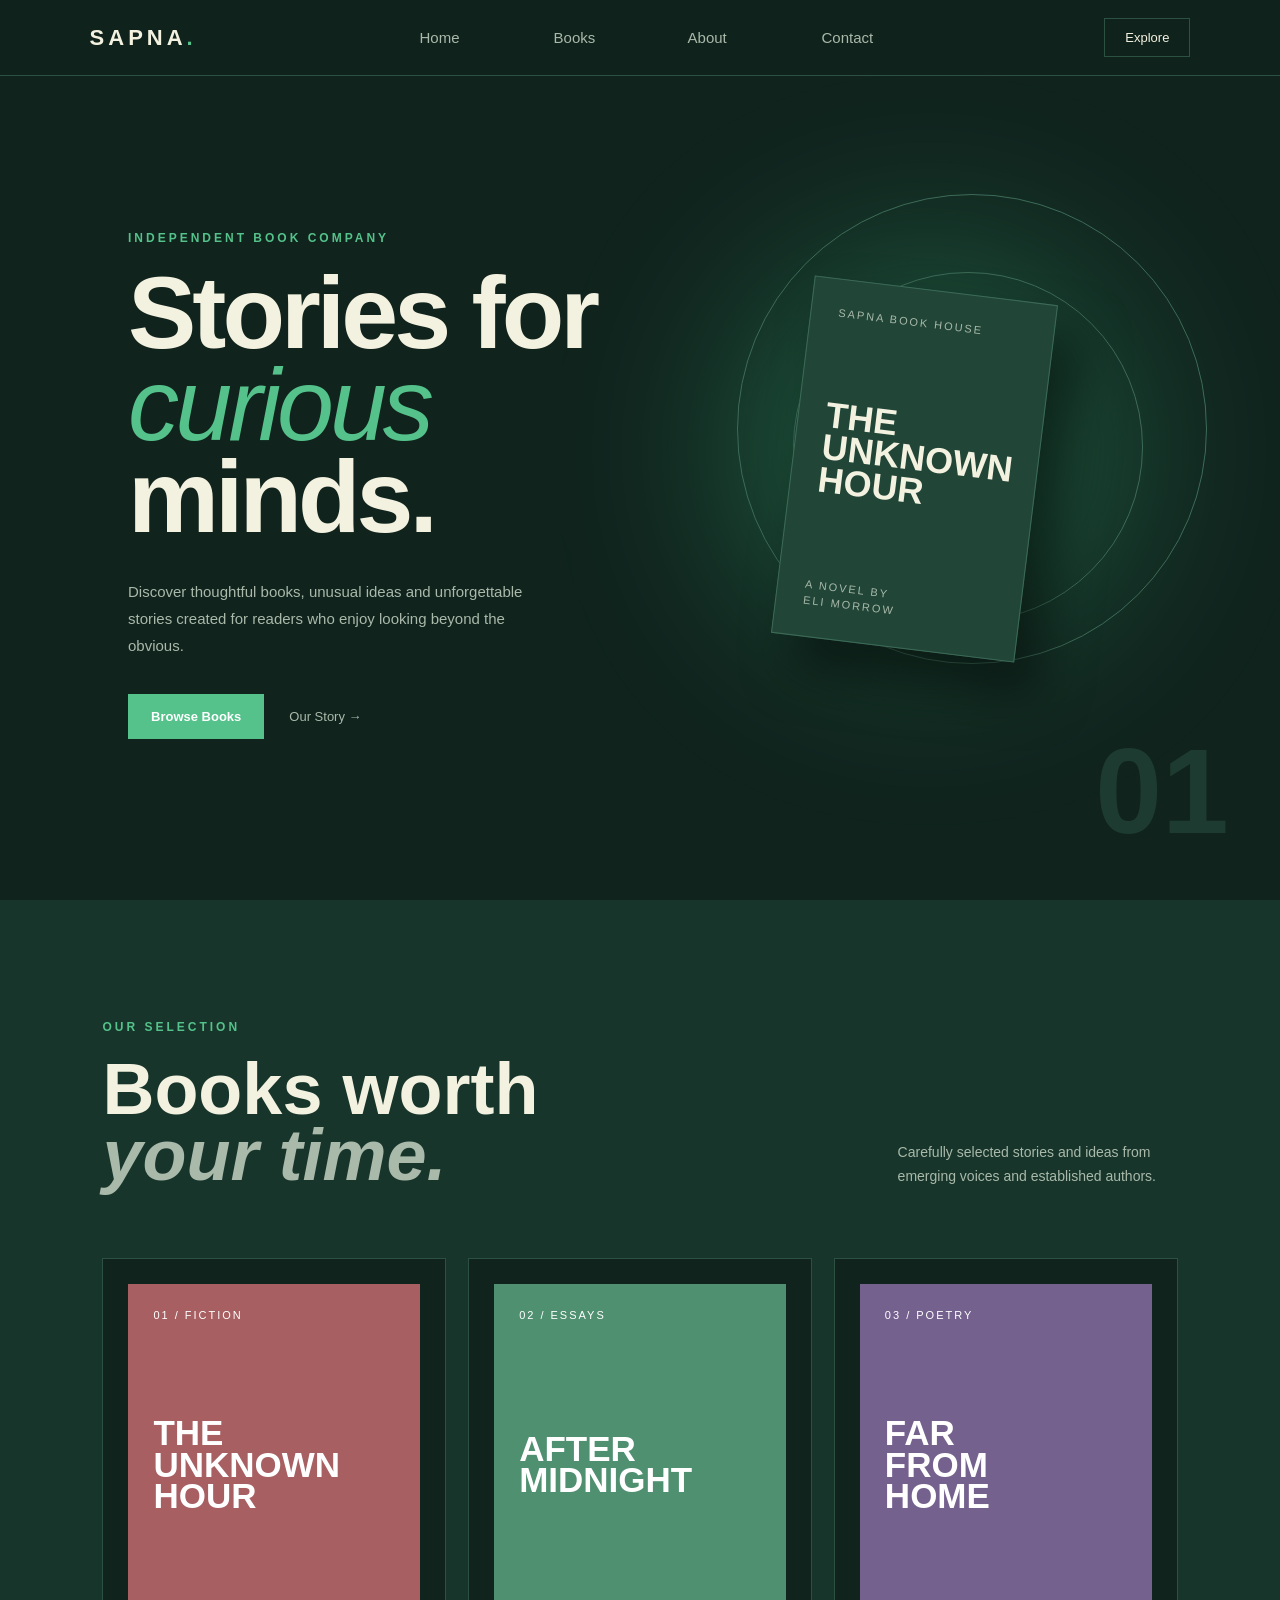
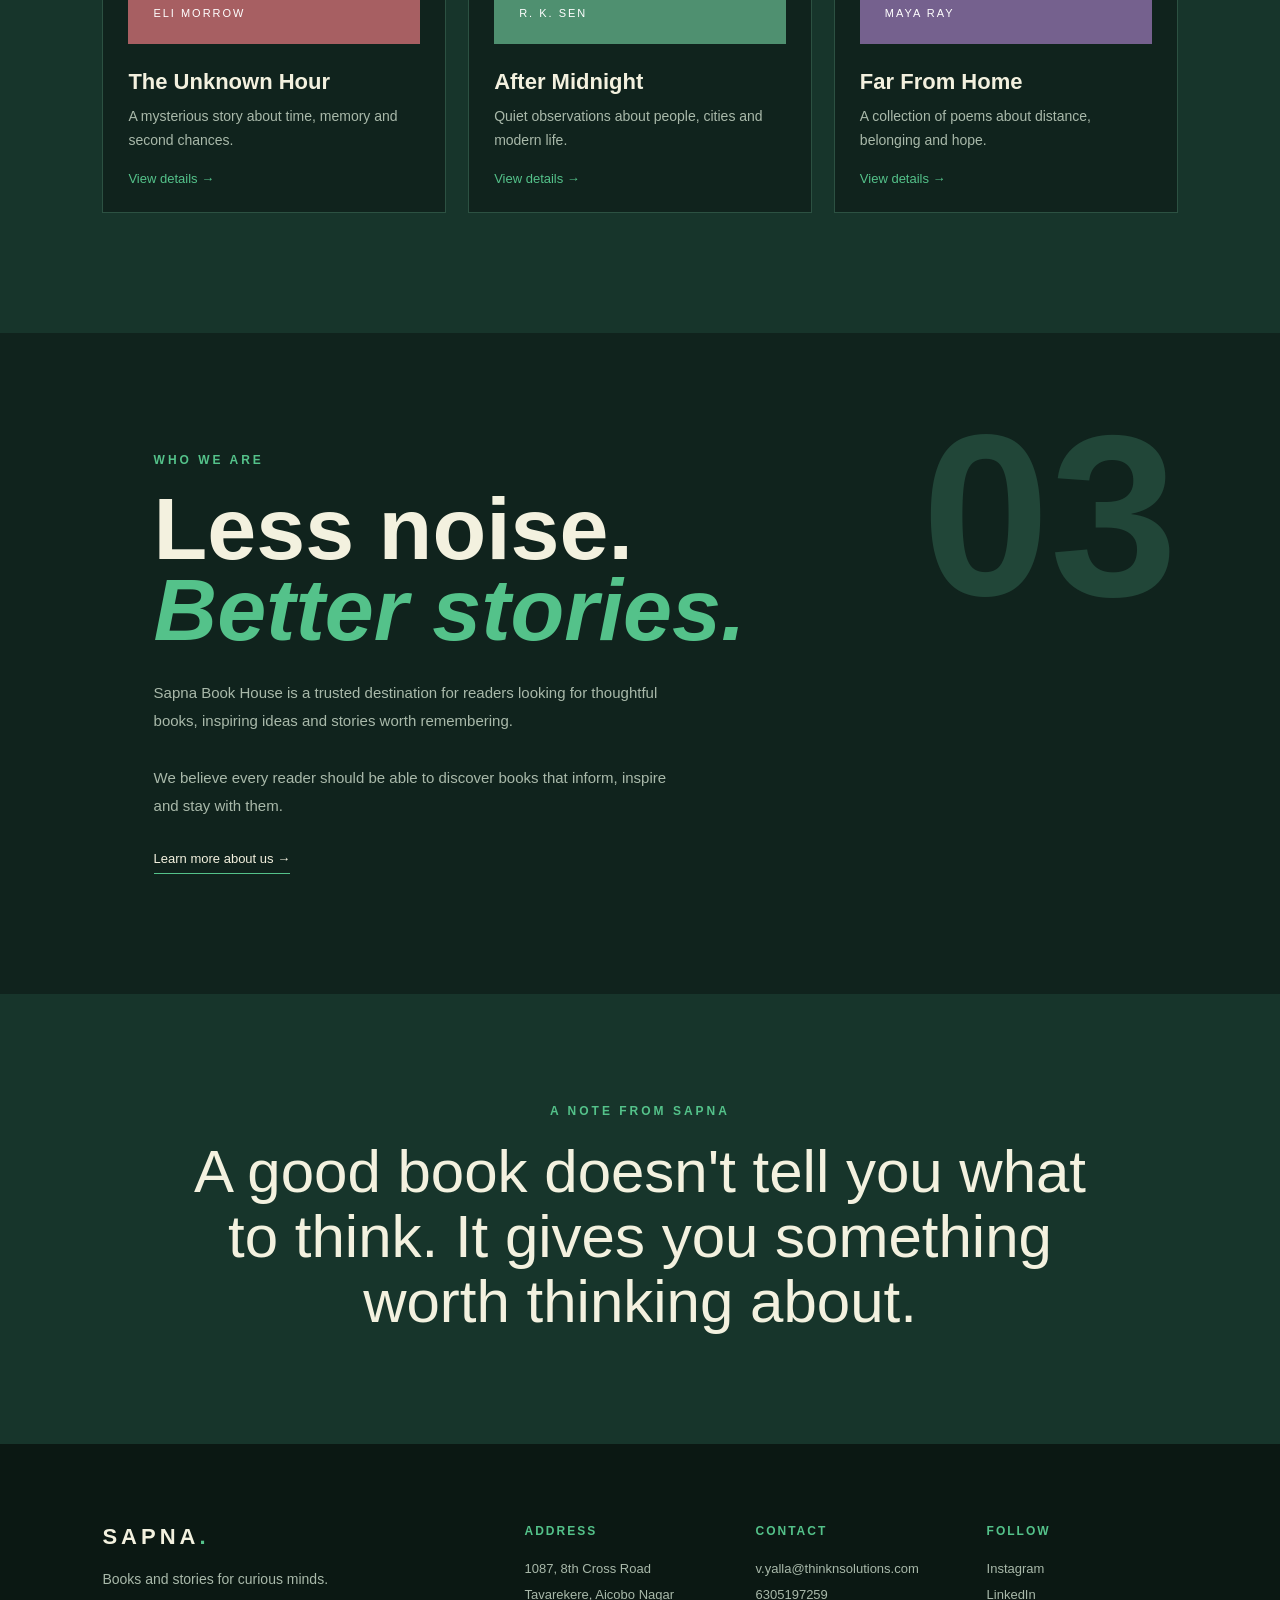
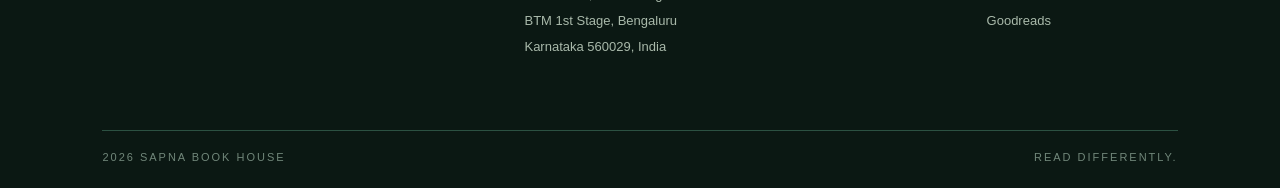
<file: CSS/index.html>
<!DOCTYPE html>
<html lang="en">
<head>
    <meta charset="UTF-8">
    <meta name="viewport" content="width=device-width, initial-scale=1.0">
    <title>Sapna Book House</title>
    <link rel="stylesheet" href="style.css">
</head>
<body>
    <header class="header">
        <a href="#home" class="logo">SAPNA<span>.</span></a>
        <nav class="nav">
            <a href="#home">Home</a>
            <a href="#books">Books</a>
            <a href="#about">About</a>
            <a href="#contact">Contact</a>
        </nav>
        <a href="#books" class="header-btn">Explore</a>
    </header>
    <main>
        <section class="hero" id="home">
            <div class="hero-content">
                <p class="label">INDEPENDENT BOOK COMPANY</p>
                <h1>
                    Stories for
                    <span>curious</span>
                    minds.
                </h1>
                <p class="hero-text">
                    Discover thoughtful books, unusual ideas and
                    unforgettable stories created for readers who
                    enjoy looking beyond the obvious.
                </p>
                <div class="hero-buttons">
                    <a href="#books" class="primary-btn">Browse Books</a>
                    <a href="#about" class="secondary-btn">Our Story →</a>
                </div>
            </div>
            <div class="hero-art">
                <div class="glow"></div>
                <div class="book">
                    <div class="book-top">SAPNA BOOK HOUSE</div>
                    <h2>THE<br>UNKNOWN<br>HOUR</h2>
                    <div class="book-bottom">A NOVEL BY<br>ELI MORROW</div>
                </div>
                <div class="circle circle-one"></div>
                <div class="circle circle-two"></div>
            </div>
            <div class="hero-number">01</div>
        </section>
        <section class="books" id="books">
            <div class="section-head">
                <div>
                    <p class="label">OUR SELECTION</p>
                    <h2>Books worth<br><span>your time.</span></h2>
                </div>
                <p>
                    Carefully selected stories and ideas
                    from emerging voices and established authors.
                </p>
            </div>
            <div class="book-grid">
                <article class="book-card">
                    <div class="book-cover cover-red">
                        <small>01 / FICTION</small>
                        <strong>THE<br>UNKNOWN<br>HOUR</strong>
                        <small>ELI MORROW</small>
                    </div>
                    <div class="card-info">
                        <h3>The Unknown Hour</h3>
                        <p>A mysterious story about time, memory and second chances.</p>
                        <a href="#">View details →</a>
                    </div>
                </article>
                <article class="book-card">
                    <div class="book-cover cover-green">
                        <small>02 / ESSAYS</small>
                        <strong>AFTER<br>MIDNIGHT</strong>
                        <small>R. K. SEN</small>
                    </div>
                    <div class="card-info">
                        <h3>After Midnight</h3>
                        <p>Quiet observations about people, cities and modern life.</p>
                        <a href="#">View details →</a>
                    </div>
                </article>
                <article class="book-card">
                    <div class="book-cover cover-purple">
                        <small>03 / POETRY</small>
                        <strong>FAR<br>FROM<br>HOME</strong>
                        <small>MAYA RAY</small>
                    </div>
                    <div class="card-info">
                        <h3>Far From Home</h3>
                        <p>A collection of poems about distance, belonging and hope.</p>
                        <a href="#">View details →</a>
                    </div>
                </article>
            </div>
        </section>
        <section class="about" id="about">
            <div class="about-number">03</div>
            <div class="about-content">
                <p class="label">WHO WE ARE</p>
                <h2>
                    Less noise.<br>
                    <span>Better stories.</span>
                </h2>
                <p>
                    Sapna Book House is a trusted destination for
                    readers looking for thoughtful books, inspiring
                    ideas and stories worth remembering.
                </p>
                <p>
                    We believe every reader should be able to discover
                    books that inform, inspire and stay with them.
                </p>
                <a href="#" class="text-link">Learn more about us →</a>
            </div>
        </section>
        <section class="quote">
            <p class="label">A NOTE FROM SAPNA</p>
            <blockquote>
                A good book doesn't tell you
                what to think. It gives you
                something worth thinking about.
            </blockquote>
        </section>
    </main>
    <footer id="contact">
        <div class="footer-top">
            <div class="footer-brand">
                <a href="#home" class="logo">SAPNA<span>.</span></a>
                <p>Books and stories for curious minds.</p>
            </div>
            <div class="footer-column">
                <h4>ADDRESS</h4>
                <p>
                    1087, 8th Cross Road<br>
                    Tavarekere, Aicobo Nagar<br>
                    BTM 1st Stage, Bengaluru<br>
                    Karnataka 560029, India
                </p>
            </div>
            <div class="footer-column">
                <h4>CONTACT</h4>
                <p>
                    v.yalla@thinknsolutions.com<br>
                    6305197259
                </p>
            </div>
            <div class="footer-column">
                <h4>FOLLOW</h4>
                <a href="https://www.instagram.com/vamsipavanyalla" target="_blank">Instagram</a>
                <a href="https://www.linkedin.com/in/divya-ratna-vamssi-pavan-yalla-850934251" target="_blank">LinkedIn</a>
                <a href="#">Goodreads</a>
            </div>
        </div>
        <div class="footer-bottom">
            <span>2026 SAPNA BOOK HOUSE</span>
            <span>READ DIFFERENTLY.</span>
        </div>
    </footer>
</body>
</html>
</file>
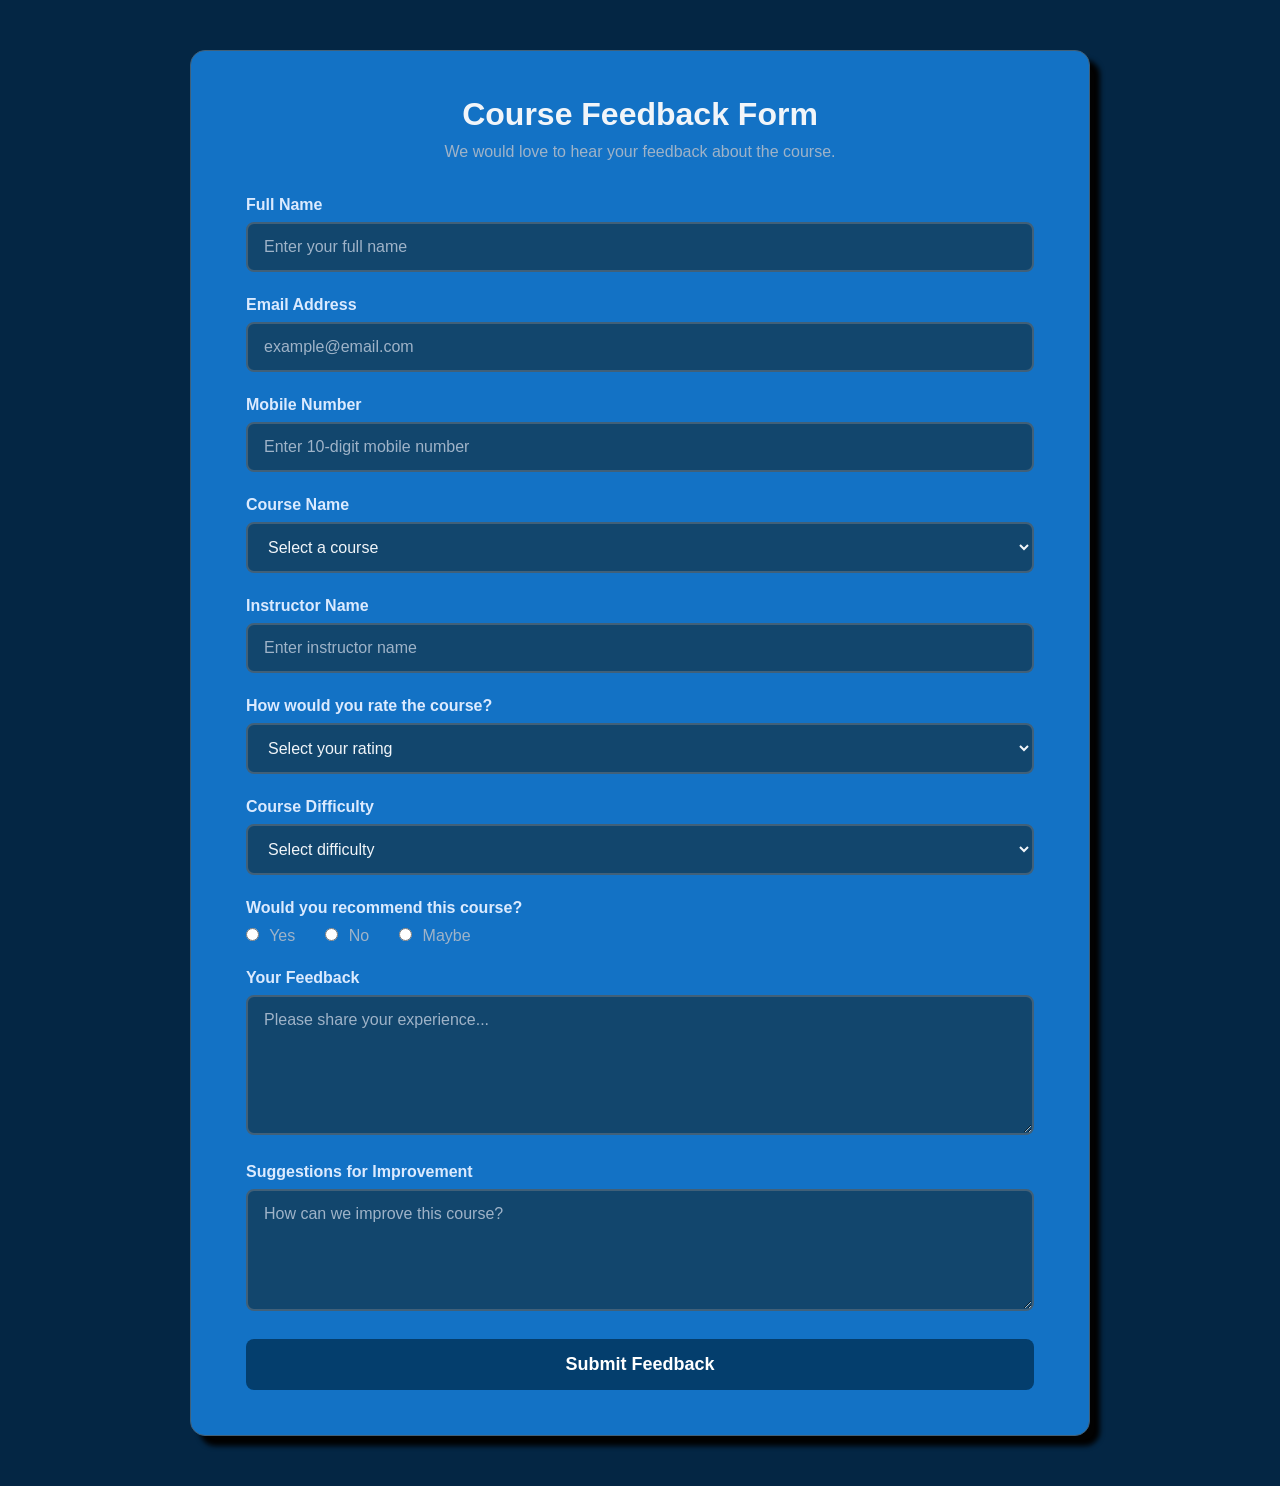
<file: HTML/index.html>
<!DOCTYPE html>
<html lang="en">
<head>
    <meta charset="UTF-8">
    <meta name="viewport" content="width=device-width, initial-scale=1.0">
    <title>Course Feedback Form</title>
    <link rel="stylesheet" href="style.css">
</head>
<body>
    <div class="container">
        <div class="form-box">
            <h1>Course Feedback Form</h1>
            <p class="subtitle">We would love to hear your feedback about the course.</p>
            <form action="#" method="post">
                <div class="form-group">
                    <label for="name">Full Name</label>
                    <input
                        type="text"
                        id="name"
                        name="name"
                        placeholder="Enter your full name"
                        pattern="[A-Za-z ]+"
                        title="Name should contain only letters and spaces"
                        required>
                </div>

                <div class="form-group">
                    <label for="email">Email Address</label>
                    <input
                        type="email"
                        id="email"
                        name="email"
                        placeholder="example@email.com"
                        required>
                </div>

                <div class="form-group">
                    <label for="mobile">Mobile Number</label>
                    <input
                        type="tel"
                        id="mobile"
                        name="mobile"
                        placeholder="Enter 10-digit mobile number"
                        pattern="[0-9]{10}"
                        maxlength="10"
                        inputmode="numeric"
                        title="Mobile number must contain exactly 10 digits"
                        required>
                </div>

                <div class="form-group">
                    <label for="course">Course Name</label>
                    <select id="course" name="course" required>
                        <option value="">Select a course</option>
                        <option value="html-css">HTML & CSS</option>
                        <option value="javascript">JavaScript</option>
                        <option value="python">Python</option>
                        <option value="java">Java</option>
                    </select>
                </div>

                <div class="form-group">
                    <label for="instructor">Instructor Name</label>
                    <input
                        type="text"
                        id="instructor"
                        name="instructor"
                        placeholder="Enter instructor name"
                        pattern="[A-Za-z ]+"
                        title="Instructor name should contain only letters and spaces"
                        required>
                </div>

                <div class="form-group">
                    <label for="rating">How would you rate the course?</label>
                    <select id="rating" name="rating" required>
                        <option value="">Select your rating</option>
                        <option value="5">★★★★★ - Excellent</option>
                        <option value="4">★★★★ - Very Good</option>
                        <option value="3">★★★ - Good</option>
                        <option value="2">★★ - Average</option>
                        <option value="1">★ - Poor</option>
                    </select>
                </div>

                <div class="form-group">
                    <label for="difficulty">Course Difficulty</label>
                    <select id="difficulty" name="difficulty" required>
                        <option value="">Select difficulty</option>
                        <option value="easy">Easy</option>
                        <option value="medium">Medium</option>
                        <option value="hard">Hard</option>
                    </select>
                </div>

                <div class="form-group">
                    <label>Would you recommend this course?</label>
                    <div class="radio-group">
                        <label>
                            <input
                                type="radio"
                                name="recommend"
                                value="yes"
                                required>
                            Yes
                        </label>
                        <label>
                            <input
                                type="radio"
                                name="recommend"
                                value="no">
                            No
                        </label>
                        <label>
                            <input
                                type="radio"
                                name="recommend"
                                value="maybe">
                            Maybe
                        </label>
                    </div>
                </div>

                <div class="form-group">
                    <label for="feedback">Your Feedback</label>
                    <textarea
                        id="feedback"
                        name="feedback"
                        rows="6"
                        placeholder="Please share your experience..."
                        minlength="10"
                        required
                    ></textarea>
                </div>

                <div class="form-group">
                    <label for="suggestions">Suggestions for Improvement</label>
                    <textarea
                        id="suggestions"
                        name="suggestions"
                        rows="5"
                        placeholder="How can we improve this course?"
                    ></textarea>
                </div>
                <button type="submit">Submit Feedback</button>
            </form>
        </div>
    </div>
</body>
</html>
</file>
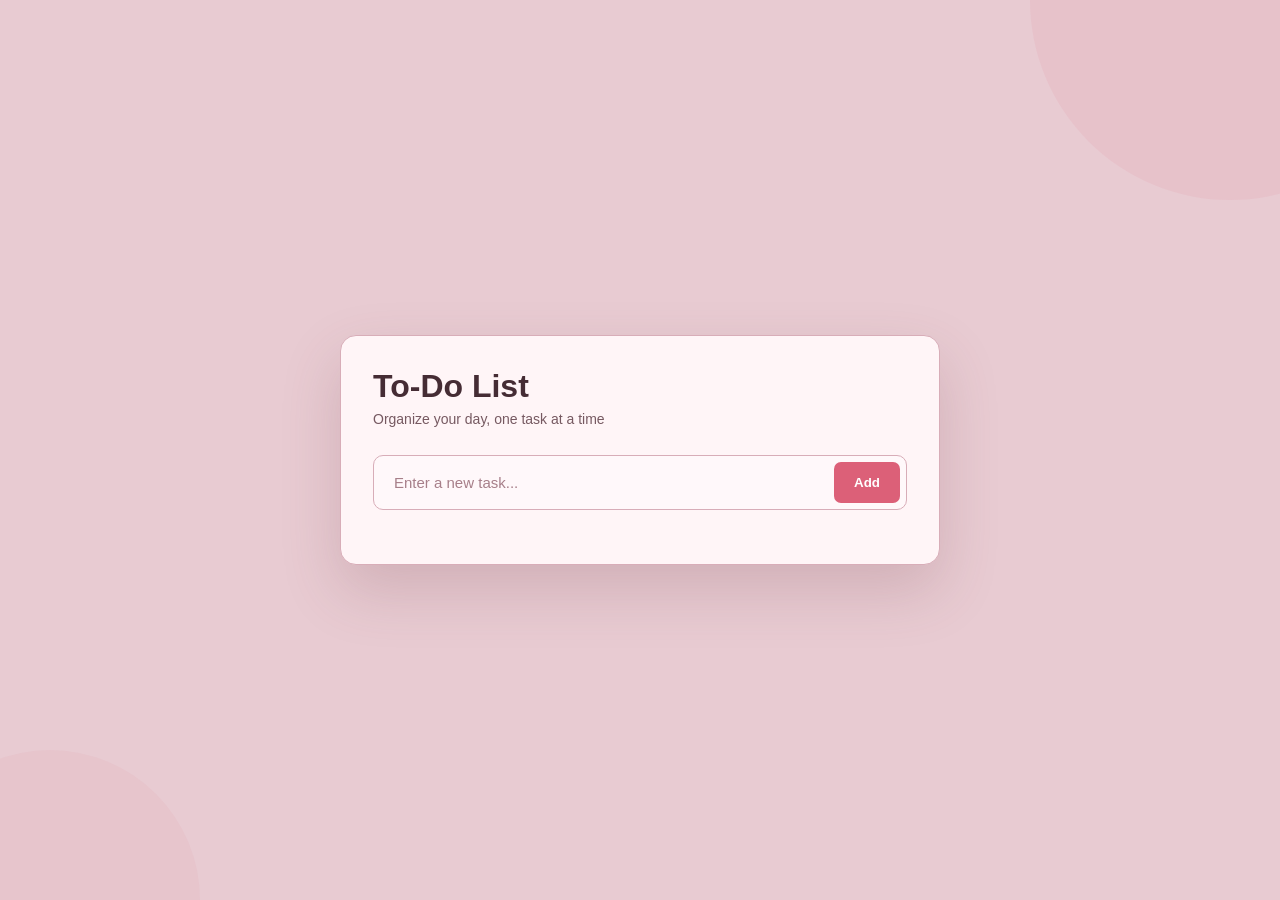
<file: JS/index.html>
<!DOCTYPE html>
<html lang="en">
<head>
    <meta charset="UTF-8">
    <meta name="viewport" content="width=device-width, initial-scale=1.0">
    <title>To-Do List</title>
    <link rel="stylesheet" href="style.css">
</head>
<body>
    <div class="todo-container">
        <h1>To-Do List</h1>
        <p class="subtitle">Organize your day, one task at a time</p>
        <div class="input-section">
            <input id="todoInput" type="text" placeholder="Enter a new task...">
            <button id="addBtn">Add</button>
        </div>
        <ul id="todoList"></ul>
    </div>
    <div class="popup-overlay" id="popup">
        <div class="popup-box">
            <h2 id="popupTitle"></h2>
            <p id="popupMessage"></p>
            <input id="popupInput" type="text">
            <div class="popup-actions">
                <button id="cancelBtn">Cancel</button>
                <button id="confirmBtn">OK</button>
            </div>
        </div>
    </div>
    <script src="script.js"></script>
</body>
</html>
</file>
<file: CSS/style.css>
:root {
    --bg: #f6f2e7;
    --surface: #e9eee6;
    --surface-light: #fffdf7;
    --surface-dark: #dce5dc;

    --text: #18352a;
    --muted: #62776b;
    --muted-dark: #82948a;

    --accent: #2f9b68;
    --accent-dark: #237a51;

    --border: #cbd8cd;
    --border-light: #b8cbbb;
    --dark-border: #d5e0d6;

    --red: #a95d5d;
    --green: #4d8d6b;
    --purple: #77668f;

    --white: #fff;
    --black: #000;

    --transparent-bg: #f6f2e7f2;
    --shadow: #26382a25;
    --glow: #54c28a35;
    --book-card-shadow: 0 4px 18px #26382a1f;
}

:root {
    --bg: #10231d;
    --surface: #17352b;
    --surface-light: #214638;
    --surface-dark: #0b1813;

    --text: #f3f1df;
    --muted: #a9b9aa;
    --muted-dark: #71877a;

    --accent: #54c28a;
    --accent-dark: #319568;

    --border: #2c5142;
    --border-light: #3d6b58;
    --dark-border: #1d3b30;

    --red: #a75f62;
    --green: #4f9070;
    --purple: #75618e;

    --white: #fff;
    --black: #000;

    --transparent-bg: #10231df2;
    --shadow: #00000080;
    --glow: #54c28a40;
    --book-card-shadow: 0 0 14px #54c28a30;
}


::selection {
    background: var(--accent);
    color: var(--white);
}

* {
    margin: 0;
    padding: 0;
    box-sizing: border-box;
}

html {
    scroll-behavior: smooth;
}

body {
    background: var(--bg);
    color: var(--text);
    font-family: Arial, Helvetica, sans-serif;
    overflow-x: hidden;
}

a {
    color: inherit;
    text-decoration: none;
}

.header {
    height: 76px;
    padding: 0 7%;
    display: flex;
    align-items: center;
    justify-content: space-between;
    border-bottom: 1px solid var(--border);
    background: var(--transparent-bg);
    position: fixed;
    top: 0;
    width: 100%;
    z-index: 50;
    backdrop-filter: blur(12px);
}

.logo {
    font-size: 22px;
    font-weight: 800;
    letter-spacing: 4px;
}

.logo span {
    color: var(--accent);
}

.nav {
    display: flex;
    gap: 34px;
}

.nav a {
    position: relative;
    color: var(--muted);
    font-size: 15px;
    width: 100px;
    padding: 20px;
    border-radius: 20px;
    transition: color 0.3s ease;
}

.nav a::after {
    content: "";
    position: absolute;
    width: 0;
    height: 1px;
    bottom: -7px;
    left: 0;
    background: var(--accent);
    transition: width 0.3s ease;
}

.nav a:hover {
    color: var(--text);
    font-size: 20px;
    padding: 15px;
    text-shadow: 0px 5px 10px var(--white);
}

.nav a:hover::after {
    width: 100%;
}

.header-btn {
    padding: 11px 20px;
    border: 1px solid var(--border);
    font-size: 13px;
    transition: 0.3s ease;
}

.header-btn:hover {
    background: var(--accent);
    border-color: var(--accent);
}

.hero {
    min-height: 100vh;
    padding: 150px 10% 80px;
    display: flex;
    align-items: center;
    position: relative;
    overflow: hidden;
}

.hero-content {
    width: 55%;
    position: relative;
    z-index: 5;
    animation: appear 1s ease;
}

.label {
    color: var(--accent);
    font-size: 12px;
    font-weight: bold;
    letter-spacing: 3px;
    margin-bottom: 22px;
}

.hero h1 {
    max-width: 650px;
    font-size: clamp(58px, 8vw, 105px);
    line-height: 0.9;
    letter-spacing: -4px;
}

.hero h1 span {
    color: var(--accent);
    font-style: italic;
    font-weight: normal;
}

.hero-text {
    max-width: 430px;
    margin-top: 35px;
    color: var(--muted);
    line-height: 1.8;
    font-size: 15px;
}

.hero-buttons {
    display: flex;
    align-items: center;
    gap: 25px;
    margin-top: 35px;
}

.primary-btn {
    padding: 15px 23px;
    background: var(--accent);
    color: var(--white);
    font-size: 13px;
    font-weight: bold;
    transition: 0.3s ease;
}

.primary-btn:hover {
    background: var(--accent-dark);
    transform: translateY(-4px);
}

.secondary-btn {
    color: var(--muted);
    font-size: 13px;
    transition: 0.3s ease;
}

.secondary-btn:hover {
    color: var(--accent);
    transform: translateX(6px);
}

.hero-art {
    width: 45%;
    height: 560px;
    position: relative;
}

.glow {
    width: 400px;
    height: 400px;
    position: absolute;
    right: 5%;
    top: 8%;
    border-radius: 50%;
    background: var(--accent-dark);
    filter: blur(90px);
    opacity: 0.45;
}

.book {
    position: absolute;
    z-index: 4;
    width: 245px;
    height: 360px;
    top: 15%;
    right: 25%;
    padding: 27px;
    display: flex;
    flex-direction: column;
    justify-content: space-between;
    background: var(--surface-light);
    border: 1px solid var(--border-light);
    box-shadow: 25px 30px 50px var(--shadow);
    transform: rotate(7deg);
    animation: floating 5s ease-in-out infinite;
    transition: 2s;
}

.book:hover {
    transition: 0s;
    background: var(--green);
    box-shadow: 25px 30px 50px var(--surface-light);
}

.book:hover .book-top {
    transition: 0s;
    color: var(--black);
}
.book:hover .book-bottom {
    transition: 0s;
    color: var(--black);
}
.book:hover h2 {
    transition: 0s;
    color: var(--black);
}

.book-top, .book-bottom {
    transition: 1s;
    font-size: 11px;
    letter-spacing: 2px;
    color: var(--muted);
}

.book h2 {
    transition: 1s;
    font-size: 36px;
    line-height: 0.9;
    color: var(--text);
}

.book-bottom {
    line-height: 1.5;
}

.circle {
    position: absolute;
    border-radius: 50%;
    border: 1px solid var(--border-light);
}

.circle-one {
    width: 350px;
    height: 350px;
    right: 2%;
    top: 12%;
}

.circle-two {
    width: 470px;
    height: 470px;
    right: -12%;
    top: -2%;
}

.hero-number {
    position: absolute;
    right: 4%;
    bottom: 40px;
    color: var(--dark-border);
    font-size: 120px;
    font-weight: bold;
}

.books {
    padding: 120px 8%;
    background: var(--surface);
    scroll-margin-top: 70px;
}

.section-head {
    display: flex;
    justify-content: space-between;
    align-items: end;
    margin-bottom: 70px;
}

.section-head h2 {
    font-size: clamp(44px, 6vw, 72px);
    line-height: 0.92;
}

.section-head h2 span {
    color: var(--muted);
    font-style: italic;
}

.section-head > p {
    width: 280px;
    color: var(--muted);
    font-size: 14px;
    line-height: 1.7;
}

.book-grid {
    display: grid;
    grid-template-columns: repeat(3, 1fr);
    gap: 22px;
}

.book-card {
    padding: 25px;
    background: var(--bg);
    border: 1px solid var(--border);
    transition: 0.4s ease;
}

.book-card:hover {
    transform: translateY(-10px);
    border-color: var(--muted-dark);
    box-shadow: var(--book-card-shadow);
}

.book-cover {
    height: 360px;
    padding: 25px;
    display: flex;
    flex-direction: column;
    justify-content: space-between;
    color: var(--white);
    transition: 0.5s ease;
}

.book-card:hover .book-cover {
    transform: scale(0.97) rotate(1deg);
}

.cover-red {
    background: var(--red);
}

.cover-green {
    background: var(--green);
}

.cover-purple {
    background: var(--purple);
}

.book-cover small {
    font-size: 11px;
    letter-spacing: 2px;
}

.book-cover strong {
    font-size: 35px;
    line-height: 0.9;
}

.card-info {
    padding-top: 25px;
}

.card-info h3 {
    font-size: 22px;
}

.card-info p {
    margin-top: 10px;
    color: var(--muted);
    font-size: 14px;
    line-height: 1.7;
}

.card-info a {
    display: inline-block;
    margin-top: 18px;
    color: var(--accent);
    font-size: 13px;
    transition: transform 0.3s ease;
}

.card-info a:hover {
    transform: translateX(6px);
}

.about {
    min-height: 650px;
    padding: 120px 12%;
    display: flex;
    align-items: center;
    position: relative;
    overflow: hidden;
    background: var(--bg);
    scroll-margin-top: 70px;
}

.about-number {
    position: absolute;
    right: 8%;
    top: 50px;
    color: var(--surface-light);
    font-size: 230px;
    font-weight: bold;
}

.about-content {
    max-width: 680px;
    position: relative;
    z-index: 2;
}

.about h2 {
    font-size: clamp(52px, 7vw, 88px);
    line-height: 0.92;
}

.about h2 span {
    color: var(--accent);
    font-style: italic;
}

.about-content > p:not(.label) {
    max-width: 520px;
    margin-top: 28px;
    color: var(--muted);
    font-size: 15px;
    line-height: 1.9;
}

.text-link {
    display: inline-block;
    margin-top: 30px;
    padding-bottom: 7px;
    border-bottom: 1px solid var(--accent);
    color: var(--text);
    font-size: 13px;
    transition: 0.3s ease;
}

.text-link:hover {
    color: var(--accent);
    padding-left: 8px;
}

.quote {
    padding: 110px 15%;
    text-align: center;
    background: var(--surface);
}

.quote blockquote {
    max-width: 900px;
    margin: auto;
    font-size: clamp(31px, 5vw, 60px);
    line-height: 1.08;
    color: var(--text);
}

footer {
    padding: 80px 8% 25px;
    background: var(--surface-dark);
    scroll-margin-top: 70px;
}

.footer-top {
    display: grid;
    grid-template-columns: 2fr 1fr 1fr 1fr;
    gap: 40px;
    padding-bottom: 70px;
}

.footer-brand p {
    max-width: 230px;
    margin-top: 18px;
    color: var(--muted);
    font-size: 14px;
    line-height: 1.7;
}

.footer-column h4 {
    margin-bottom: 18px;
    color: var(--accent);
    font-size: 12px;
    letter-spacing: 2px;
}

.footer-column p, .footer-column a {
    display: block;
    color: var(--muted);
    font-size: 13px;
    line-height: 2;
    transition: color 0.3s ease;
}

.footer-column a:hover {
    color: var(--accent);
}

.footer-bottom {
    padding-top: 20px;
    border-top: 1px solid var(--border);
    display: flex;
    justify-content: space-between;
    color: var(--muted-dark);
    font-size: 11px;
    letter-spacing: 2px;
}

section:target {
    animation: target 0.8s ease;
}

@keyframes appear {
    from {
        opacity: 0;
        transform: translateY(35px);
    }
    to {
        opacity: 1;
        transform: translateY(0);
    }
}

@keyframes floating {
    0%, 100% {
        margin-top: 0;
    }
    50% {
        margin-top: -18px;
    }
}

@keyframes target {
    from {
        opacity: 0.4;
        transform: translateY(25px);
    }
    to {
        opacity: 1;
        transform: translateY(0);
    }
}

@media (max-width: 900px) {
    .hero {
        padding-left: 7%;
        padding-right: 7%;
    }

    .hero-content {
        width: 60%;
    }

    .hero-art {
        width: 40%;
    }

    .book {
        right: 0;
        transform: rotate(7deg) scale(0.8);
    }

    .circle-one, .circle-two {
        right: -50%;
    }

    .book-grid {
        grid-template-columns: 1fr 1fr;
    }

    .book-card:last-child {
        grid-column: 1 / 3;
    }

    .footer-top {
        grid-template-columns: 1fr 1fr;
    }
}

@media (max-width: 650px) {
    .header {
        padding: 0 5%;
    }

    .nav {
        gap: 13px;
    }

    .nav a {
        font-size: 11px;
    }

    .header-btn {
        display: none;
    }

    .hero {
        padding: 125px 7% 70px;
        display: block;
    }

    .hero-content {
        width: 100%;
    }

    .hero h1 {
        font-size: 64px;
        letter-spacing: -3px;
    }

    .hero-art {
        width: 100%;
        height: 430px;
        margin-top: 20px;
    }

    .book {
        width: 190px;
        height: 290px;
        right: 20%;
    }

    .book h2 {
        font-size: 28px;
    }

    .hero-number {
        display: none;
    }

    .books {
        padding: 90px 7%;
    }

    .section-head {
        display: block;
    }

    .section-head > p {
        width: 100%;
        margin-top: 25px;
    }

    .book-grid {
        grid-template-columns: 1fr;
    }

    .book-card:last-child {
        grid-column: auto;
    }

    .about {
        padding: 100px 8%;
    }

    .about-number {
        font-size: 130px;
    }

    .quote {
        padding: 90px 8%;
    }

    .footer-top {
        grid-template-columns: 1fr;
    }

    .footer-bottom {
        flex-direction: column;
        gap: 10px;
    }
}
</file>
<file: HTML/style.css>
:root {
    --bg-color: #042644;
    --card-color: #1372c5;
    --input-color: #12466d;

    --primary-color: #7dd3f8;
    --primary-hover: #0ea5e9;
    --button-color: #043e6d;
    --button-hover:#288fe4;

    --text-color: #f1f5f9;
    --label-color: #dbeafe;
    --muted-color: #9fb3c8;

    --border-color: #416078;
    --error-color: #f87171;

    --shadow-color: rgb(2, 2, 2);
    --focus-shadow: rgba(56, 189, 248, 0.2);
    --button-shadow: rgb(255, 255, 255);
}

::selection {
    background-color: var(--bg-color);
    color: var(--primary-hover);
}

* {
    margin: 0;
    padding: 0;
    box-sizing: border-box;
}

body {
    font-family: Arial, Helvetica, sans-serif;
    background-color: var(--bg-color);
    min-height: 100vh;
    padding: 50px 20px;
    color: var(--text-color);
}

.container {
    width: 100%;
    max-width: 900px;
    margin: auto;
    animation: fadeIn 0.7s ease;
}

.form-box {
    background-color: var(--card-color);
    padding: 45px 55px;
    border-radius: 15px;
    border: 1px solid var(--border-color);
    box-shadow: 0 10px 30px var(--shadow-color);
    box-shadow: 10px 10px 5px var(--shadow-color);
}

h1 {
    text-align: center;
    color: var(--text-color);
    font-size: 32px;
    margin-bottom: 10px;
}

.subtitle {
    text-align: center;
    color: var(--muted-color);
    font-size: 16px;
    margin-bottom: 35px;
}

.form-group {
    margin-bottom: 24px;
    animation: slideUp 0.5s ease;
}

.form-group > label {
    display: block;
    font-size: 16px;
    font-weight: bold;
    color: var(--label-color);
    margin-bottom: 8px;
}

input[type="text"], input[type="email"], input[type="tel"], select, textarea {
    width: 100%;
    padding: 14px 16px;
    font-size: 16px;
    border: 2px solid var(--border-color);
    border-radius: 8px;
    outline: none;
    transition: 0.3s;
    font-family: inherit;
    background-color: var(--input-color);
    color: var(--text-color);
}

input::placeholder, textarea::placeholder {
    color: var(--muted-color);
}

input[type="text"]:focus, input[type="email"]:focus, input[type="tel"]:focus, select:focus, textarea:focus {
    border-color: var(--primary-color);
    box-shadow: 0 0 8px var(--focus-shadow);
}

textarea {
    resize: vertical;
}

input:valid, select:valid, textarea:valid {
    border-color: var(--border-color);
}

input:invalid:not(:placeholder-shown) {
    border-color: var(--error-color);
}

.radio-group {
    display: flex;
    gap: 30px;
    margin-top: 10px;
}

.radio-group label {
    font-weight: normal;
    color: var(--muted-color);
    cursor: pointer;
    transition: color 0.2s ease;
}

.radio-group label:hover {
    color: var(--primary-color);
}

.radio-group input {
    margin-right: 6px;
    cursor: pointer;
    accent-color: var(--primary-color);
}

button {
    width: 100%;
    padding: 15px;
    background-color: var(--button-color);
    color: #ffffff;
    border: none;
    border-radius: 8px;
    font-size: 18px;
    font-weight: bold;
    cursor: pointer;
    transition: 0.3s ease;
}

button:hover {
    background-color: var(--button-hover);
    transform: translateY(-5px);
    color: #000000;
    box-shadow: 5px 5px 2px var(--button-shadow);
}

@keyframes fadeIn {
    from {
        opacity: 0;
    }

    to {
        opacity: 1;
    }
}

@keyframes slideUp {
    from {
        opacity: 0;
        transform: translateY(10px);
    }

    to {
        opacity: 1;
        transform: translateY(0);
    }
}

@media (max-width: 600px) {
    body {
        padding: 20px 10px;
    }

    .form-box {
        padding: 30px 20px;
    }

    h1 {
        font-size: 26px;
    }

    .radio-group {
        flex-direction: column;
        gap: 12px;
    }
}
</file>
<file: JS/style.css>
:root {
    --background: #e8cbd2;
    --background-light: #fff5f7;
    --surface: #f4dce2;
    --surface-hover: #eed0d8;
    --input: #fff8fa;
    --border: #d8adb8;

    --primary: #dc6078;
    --primary-light: #e8798f;
    --primary-text: #ffffff;

    --danger: #d95365;
    --danger-dark: #bf3e50;

    --text: #452c34;
    --text-light: #765961;
    --text-dark: #a77f89;
    --white: #ffffff;

    --shadow: #75404d33;
    --shadow-dark: #75404d55;
    --overlay: #38212766;

    --selection: #edb2bf;
    --selection-text: #652637;
}


::selection {
    background: var(--selection);
    color: var(--selection-text);
}

* {
    box-sizing: border-box;
    margin: 0;
    padding: 0;
}

body {
    min-height: 100vh;
    display: flex;
    align-items: center;
    justify-content: center;
    padding: 20px;
    font-family: Arial, sans-serif;
    background: var(--background);
    color: var(--text);
}

body::before, body::after {
    content: "";
    position: fixed;
    border-radius: 50%;
    background: var(--primary);
    opacity: 0.08;
}

body::before {
    width: 400px;
    height: 400px;
    top: -200px;
    right: -150px;
}

body::after {
    width: 300px;
    height: 300px;
    bottom: -150px;
    left: -100px;
    opacity: 0.06;
}

.todo-container {
    position: relative;
    z-index: 1;
    width: 100%;
    max-width: 600px;
    padding: 32px;
    background: var(--background-light);
    border: 1px solid var(--border);
    border-radius: 16px;
    box-shadow: 0 25px 60px var(--shadow);
}

h1 {
    margin-bottom: 6px;
    color: var(--text);
    font-size: 32px;
}

.subtitle {
    margin-bottom: 28px;
    color: var(--text-light);
    font-size: 14px;
}

.input-section {
    display: flex;
    gap: 10px;
    padding: 6px;
    background: var(--input);
    border: 1px solid var(--border);
    border-radius: 10px;
}

#todoInput {
    flex: 1;
    min-width: 0;
    padding: 12px 14px;
    background: transparent;
    border: 0;
    outline: 0;
    color: var(--text);
    font-size: 15px;
}

#todoInput::placeholder {
    color: var(--text-dark);
}

button {
    border-radius: 7px;
    font-weight: 700;
    cursor: pointer;
    transition: 0.2s;
}

#addBtn {
    padding: 11px 20px;
    border: 0;
    background: var(--primary);
    color: var(--primary-text);
}

#addBtn:hover {
    background: var(--primary-light);
}

#todoList {
    max-height: 360px;
    margin-top: 22px;
    overflow-y: auto;
    list-style: none;
}

.todo-item {
    display: flex;
    align-items: center;
    gap: 12px;
    padding: 14px;
    margin-bottom: 8px;
    background: var(--surface);
    border: 1px solid transparent;
    border-radius: 10px;
}

.todo-item:hover {
    background: var(--surface-hover);
    border-color: var(--border);
}

.todo-text {
    flex: 1;
    line-height: 1.5;
    word-break: break-word;
}

.todo-actions {
    display: flex;
    gap: 6px;
}

.edit-btn, .delete-btn {
    padding: 7px 11px;
    background: transparent;
    border: 1px solid var(--border);
    font-size: 12px;
}

.edit-btn {
    color: var(--primary);
}

.delete-btn {
    color: var(--danger);
}

.edit-btn:hover {
    background: var(--primary);
    color: var(--primary-text);
}

.delete-btn:hover {
    background: var(--danger);
    color: var(--white);
}

.popup-overlay {
    position: fixed;
    inset: 0;
    z-index: 10;
    display: flex;
    align-items: center;
    justify-content: center;
    padding: 20px;
    background: var(--overlay);
    backdrop-filter: blur(4px);
    opacity: 0;
    visibility: hidden;
    transition: 0.2s;
}

.popup-overlay.show {
    opacity: 1;
    visibility: visible;
}

.popup-box {
    width: 100%;
    max-width: 400px;
    padding: 28px;
    text-align: center;
    background: var(--background-light);
    border: 1px solid var(--border);
    border-radius: 16px;
    box-shadow: 0 25px 60px var(--shadow-dark);
    transform: scale(0.9);
    transition: 0.2s;
}

.popup-overlay.show .popup-box {
    transform: scale(1);
}

.popup-box h2 {
    margin-bottom: 10px;
    color: var(--text);
    font-size: 22px;
}

.popup-box p {
    margin-bottom: 18px;
    color: var(--text-light);
    font-size: 14px;
}

#popupInput {
    width: 100%;
    margin-bottom: 18px;
    padding: 12px 14px;
    background: var(--input);
    border: 1px solid var(--border);
    border-radius: 7px;
    outline: 0;
    color: var(--text);
    font-size: 15px;
}

.popup-actions {
    display: flex;
    justify-content: center;
    gap: 10px;
}

.popup-actions button {
    min-width: 90px;
    padding: 10px 18px;
    border: 1px solid var(--border);
}

#cancelBtn {
    background: transparent;
    color: var(--text-light);
}

#cancelBtn:hover {
    background: var(--surface-hover);
    color: var(--text);
}

#confirmBtn {
    background: var(--primary);
    color: var(--primary-text);
    border-color: var(--primary);
}

#confirmBtn.delete {
    background: var(--danger);
    color: var(--white);
    border-color: var(--danger);
}

#confirmBtn.delete:hover {
    background: var(--danger-dark);
}

@media (max-width: 500px) {
    body {
        padding: 12px;
    }

    .todo-container {
        padding: 24px 18px;
    }

    h1 {
        font-size: 27px;
    }

    .input-section {
        flex-direction: column;
    }

    #addBtn {
        width: 100%;
    }

    .todo-item {
        align-items: flex-start;
    }

    .todo-actions {
        flex-direction: column;
    }
}
</file>
